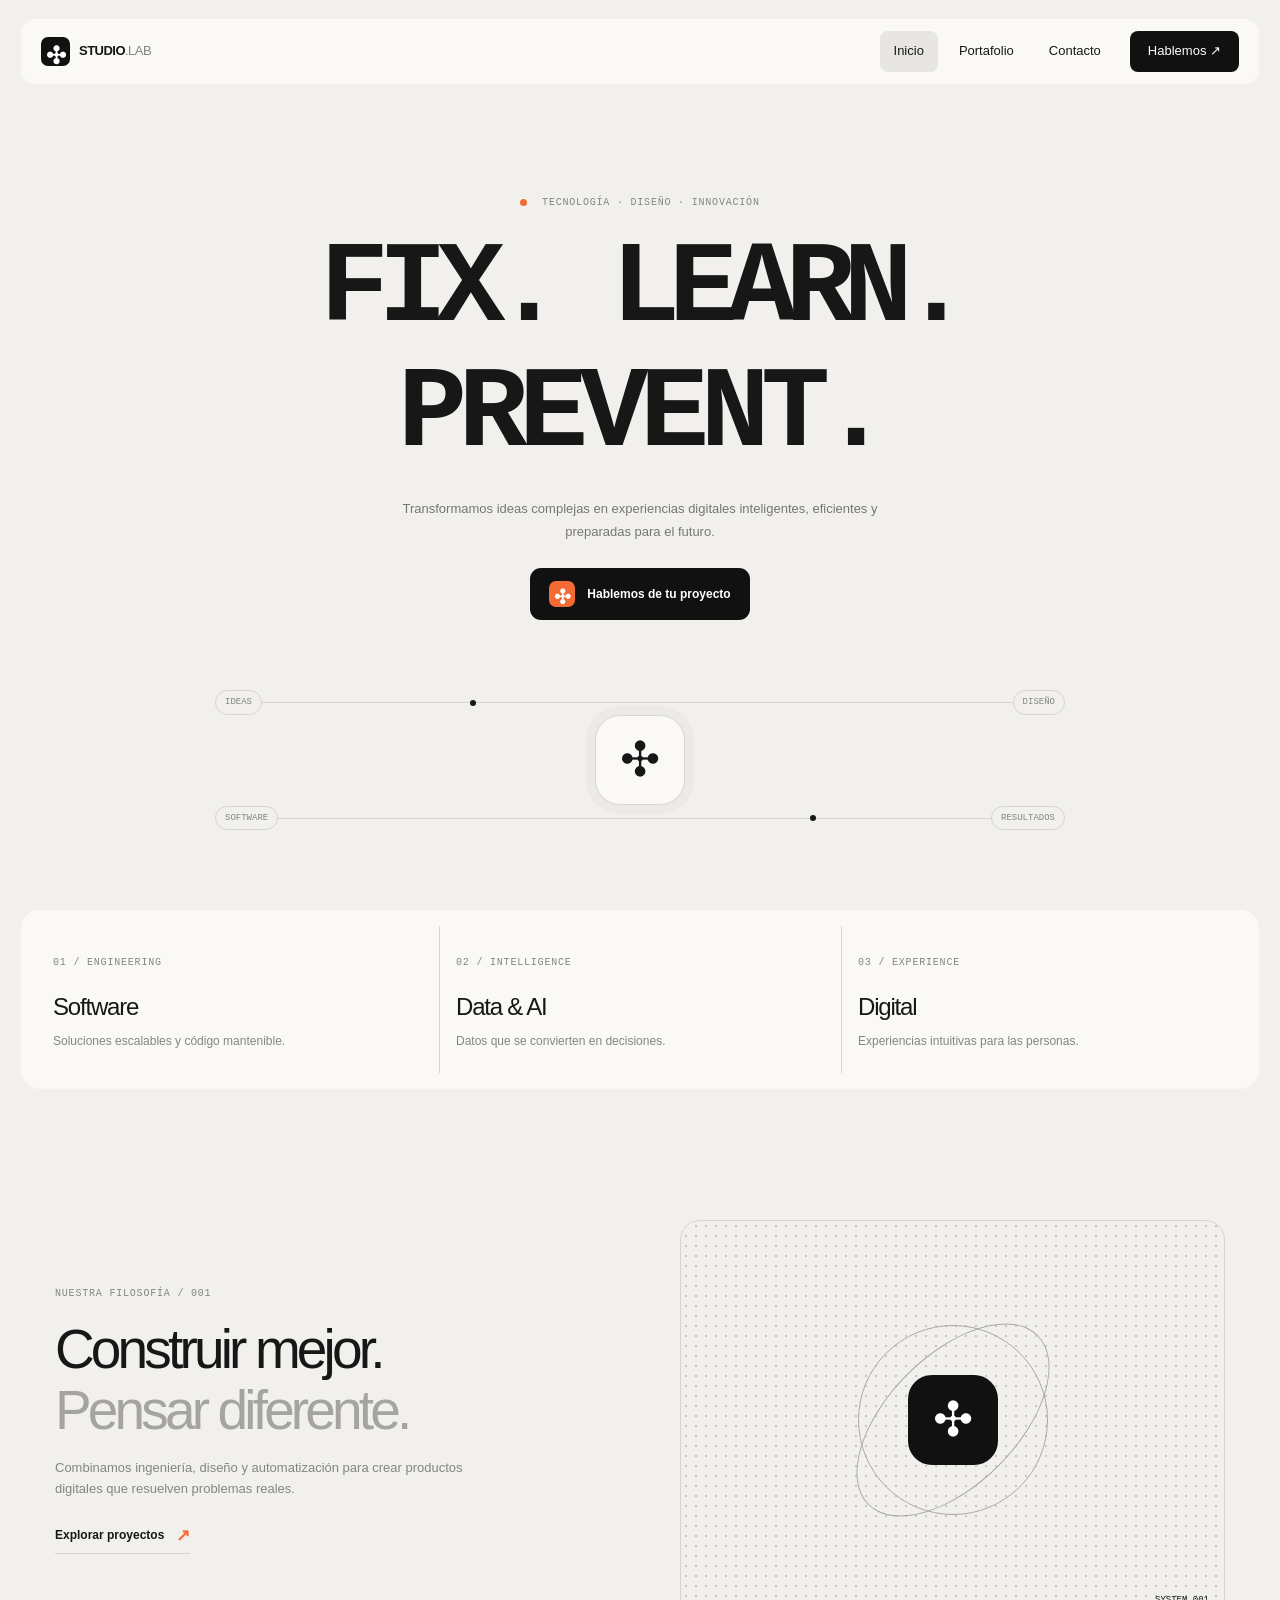
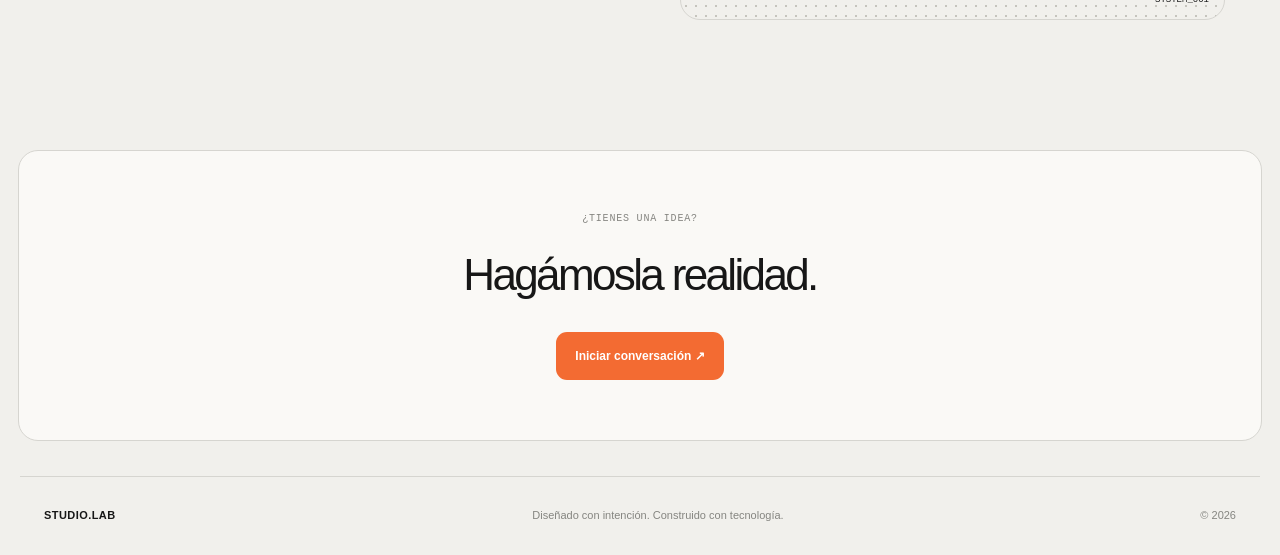
<file: index.html>
<!DOCTYPE html>
<html lang="es">
<head>
  <meta charset="UTF-8">
  <meta name="viewport" content="width=device-width, initial-scale=1.0">
  <meta name="description" content="Estudio digital de tecnología, software e innovación.">
  <title>Inicio | Studio Digital</title>
  <link rel="stylesheet" href="style.css">
  <script src="script.js" defer></script>
</head>
<body class="home-page">

  <header class="site-header">
    <a href="index.html" class="brand" aria-label="Ir al inicio">
      <span class="brand-symbol">✣</span>
      <span>STUDIO<span class="brand-light">.LAB</span></span>
    </a>

    <button class="menu-toggle" aria-label="Abrir menú"
      aria-expanded="false" aria-controls="main-nav">
      <span></span><span></span><span></span>
    </button>

    <nav class="main-nav" id="main-nav">
      <a href="index.html" aria-current="page">Inicio</a>
      <a href="portafolio.html">Portafolio</a>
      <a href="contacto.html">Contacto</a>
      <a href="contacto.html" class="nav-cta">Hablemos ↗</a>
    </nav>
  </header>

  <main>
    <section class="hero">
      <p class="eyebrow"><span class="status-dot"></span>
        TECNOLOGÍA · DISEÑO · INNOVACIÓN
      </p>

      <h1 class="pixel-heading">
        FIX. LEARN.<br>
        <span>PREVENT.</span>
      </h1>

      <p class="hero-description">
        Transformamos ideas complejas en experiencias digitales
        inteligentes, eficientes y preparadas para el futuro.
      </p>

      <a href="contacto.html" class="button button-dark">
        <span class="button-icon">✣</span>
        Hablemos de tu proyecto
      </a>

      <div class="network-visual" aria-label="Conexión entre diseño, código e innovación">
        <div class="network-line network-top">
          <span>IDEAS</span><i></i><span>DISEÑO</span>
        </div>
        <div class="network-center">
          <span>✣</span>
        </div>
        <div class="network-line network-bottom">
          <span>SOFTWARE</span><i></i><span>RESULTADOS</span>
        </div>
      </div>
    </section>

    <section class="metrics-strip" aria-label="Áreas de trabajo">
      <article class="metric-item">
        <span class="metric-label">01 / ENGINEERING</span>
        <h2>Software</h2>
        <p>Soluciones escalables y código mantenible.</p>
      </article>

      <article class="metric-item">
        <span class="metric-label">02 / INTELLIGENCE</span>
        <h2>Data & AI</h2>
        <p>Datos que se convierten en decisiones.</p>
      </article>

      <article class="metric-item">
        <span class="metric-label">03 / EXPERIENCE</span>
        <h2>Digital</h2>
        <p>Experiencias intuitivas para las personas.</p>
      </article>
    </section>

    <section class="editorial-section">
      <div class="editorial-copy">
        <p class="eyebrow">NUESTRA FILOSOFÍA / 001</p>
        <h2>Construir mejor.<br>
          <span class="text-muted">Pensar diferente.</span>
        </h2>
        <p>
          Combinamos ingeniería, diseño y automatización para crear
          productos digitales que resuelven problemas reales.
        </p>
        <a href="portafolio.html" class="text-link">
          Explorar proyectos <span>↗</span>
        </a>
      </div>

      <div class="abstract-art" aria-hidden="true">
        <div class="art-orbit orbit-one"></div>
        <div class="art-orbit orbit-two"></div>
        <div class="art-core">✣</div>
        <span class="art-label">SYSTEM_001</span>
      </div>
    </section>

    <section class="home-cta">
      <p class="eyebrow">¿TIENES UNA IDEA?</p>
      <h2>Hagámosla realidad.</h2>
      <a href="contacto.html" class="button button-orange">
        Iniciar conversación ↗
      </a>
    </section>
  </main>

  <footer class="site-footer">
    <a href="index.html" class="footer-brand">STUDIO.LAB</a>
    <p>Diseñado con intención. Construido con tecnología.</p>
    <span>© <span class="current-year">2026</span></span>
  </footer>

</body>
</html>
</file>
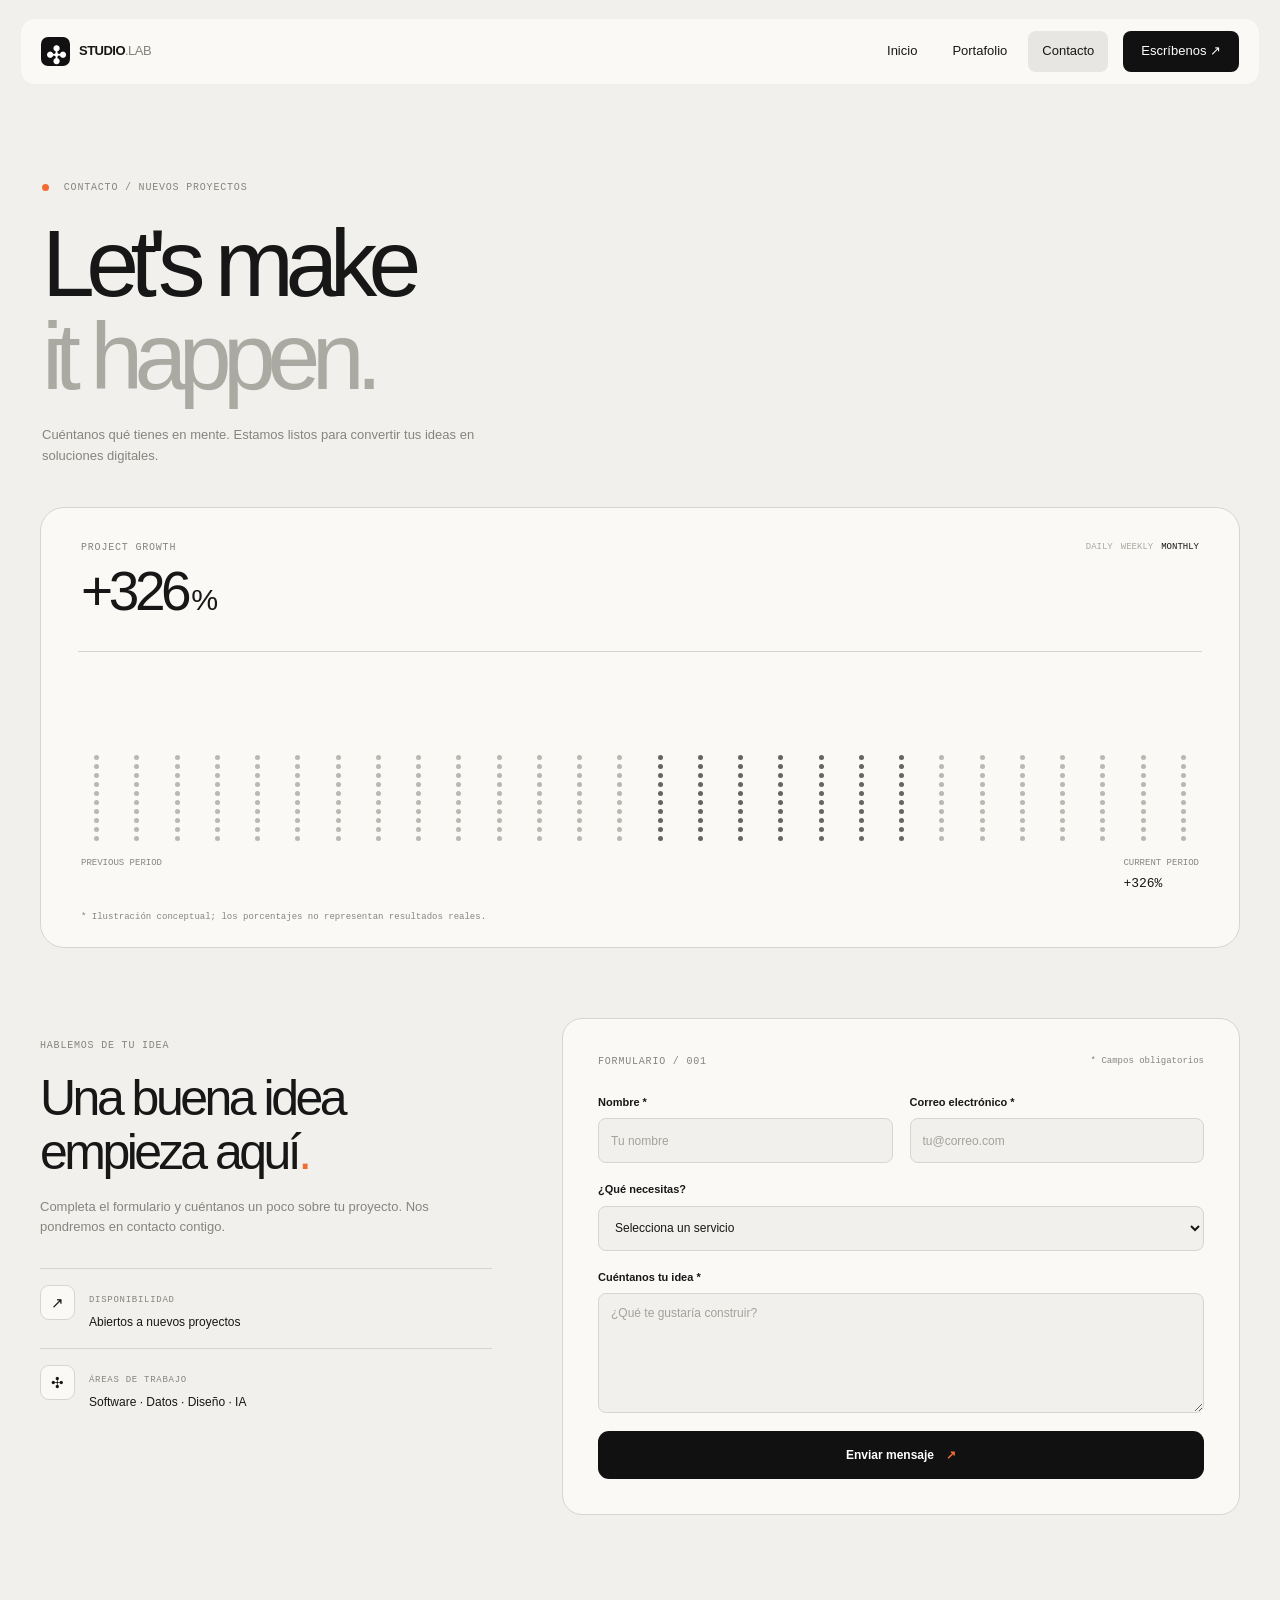
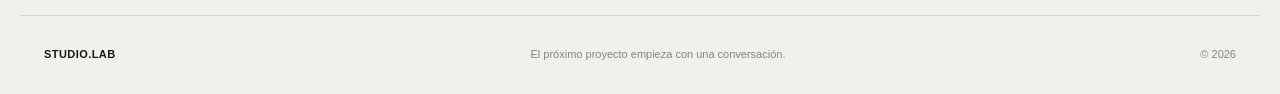
<file: contacto.html>
<!DOCTYPE html>
<html lang="es">
<head>
  <meta charset="UTF-8">
  <meta name="viewport" content="width=device-width, initial-scale=1.0">
  <meta name="description" content="Contacta con nuestro equipo para desarrollar tu próximo proyecto digital.">
  <title>Contacto | Studio Digital</title>
  <link rel="stylesheet" href="style.css">
  <script src="script.js" defer></script>
</head>
<body class="contact-page">

  <header class="site-header">
    <a href="index.html" class="brand" aria-label="Ir al inicio">
      <span class="brand-symbol">✣</span>
      <span>STUDIO<span class="brand-light">.LAB</span></span>
    </a>

    <button class="menu-toggle" aria-label="Abrir menú"
      aria-expanded="false" aria-controls="main-nav">
      <span></span><span></span><span></span>
    </button>

    <nav class="main-nav" id="main-nav">
      <a href="index.html">Inicio</a>
      <a href="portafolio.html">Portafolio</a>
      <a href="contacto.html" aria-current="page">Contacto</a>
      <a href="contacto.html#contact-form" class="nav-cta">Escríbenos ↗</a>
    </nav>
  </header>

  <main class="contact-main">

    <section class="contact-intro">
      <p class="eyebrow"><span class="status-dot"></span>
        CONTACTO / NUEVOS PROYECTOS
      </p>
      <h1>Let's make<br><span>it happen.</span></h1>
      <p>
        Cuéntanos qué tienes en mente. Estamos listos para convertir
        tus ideas en soluciones digitales.
      </p>
    </section>

    <section class="revenue-panel" aria-label="Visualización ilustrativa de crecimiento">
      <div class="revenue-header">
        <div>
          <p class="eyebrow">PROJECT GROWTH</p>
          <p class="revenue-value">+326<span>%</span></p>
        </div>
        <div class="revenue-periods" aria-label="Periodo de visualización">
          <span>DAILY</span>
          <span>WEEKLY</span>
          <span class="selected">MONTHLY</span>
        </div>
      </div>

      <div class="dot-chart" aria-hidden="true">
        <div class="dot-column" style="--height: 3"></div>
        <div class="dot-column" style="--height: 5"></div>
        <div class="dot-column" style="--height: 8"></div>
        <div class="dot-column" style="--height: 4"></div>
        <div class="dot-column" style="--height: 6"></div>
        <div class="dot-column" style="--height: 3"></div>
        <div class="dot-column" style="--height: 2"></div>
        <div class="dot-column" style="--height: 4"></div>
        <div class="dot-column" style="--height: 3"></div>
        <div class="dot-column" style="--height: 5"></div>
        <div class="dot-column" style="--height: 4"></div>
        <div class="dot-column" style="--height: 2"></div>
        <div class="dot-column" style="--height: 3"></div>
        <div class="dot-column" style="--height: 5"></div>
        <div class="dot-column" style="--height: 8"></div>
        <div class="dot-column" style="--height: 11"></div>
        <div class="dot-column" style="--height: 7"></div>
        <div class="dot-column" style="--height: 9"></div>
        <div class="dot-column" style="--height: 5"></div>
        <div class="dot-column" style="--height: 4"></div>
        <div class="dot-column" style="--height: 6"></div>
        <div class="dot-column" style="--height: 3"></div>
        <div class="dot-column" style="--height: 2"></div>
        <div class="dot-column" style="--height: 5"></div>
        <div class="dot-column" style="--height: 4"></div>
        <div class="dot-column" style="--height: 7"></div>
        <div class="dot-column" style="--height: 3"></div>
        <div class="dot-column" style="--height: 2"></div>
      </div>

      <div class="chart-footer">
        <span>PREVIOUS PERIOD</span>
        <span>CURRENT PERIOD <strong>+326%</strong></span>
      </div>
      <p class="chart-note">
        * Ilustración conceptual; los porcentajes no representan resultados reales.
      </p>
    </section>

    <section class="contact-content" id="contact-form">

      <div class="contact-details">
        <p class="eyebrow">HABLEMOS DE TU IDEA</p>
        <h2>Una buena idea<br>empieza aquí<span>.</span></h2>
        <p>
          Completa el formulario y cuéntanos un poco sobre tu proyecto.
          Nos pondremos en contacto contigo.
        </p>

        <div class="contact-detail">
          <span class="detail-icon">↗</span>
          <div>
            <span class="detail-label">DISPONIBILIDAD</span>
            <p>Abiertos a nuevos proyectos</p>
          </div>
        </div>

        <div class="contact-detail">
          <span class="detail-icon">✣</span>
          <div>
            <span class="detail-label">ÁREAS DE TRABAJO</span>
            <p>Software · Datos · Diseño · IA</p>
          </div>
        </div>
      </div>

      <form class="contact-form" id="contact-form-element">
        <div class="form-heading">
          <span class="eyebrow">FORMULARIO / 001</span>
          <span class="form-required">* Campos obligatorios</span>
        </div>

        <div class="form-row">
          <div class="form-field">
            <label for="name">Nombre *</label>
            <input type="text" id="name" name="name"
              placeholder="Tu nombre" autocomplete="name" required>
          </div>

          <div class="form-field">
            <label for="email">Correo electrónico *</label>
            <input type="email" id="email" name="email"
              placeholder="tu@correo.com" autocomplete="email" required>
          </div>
        </div>

        <div class="form-field">
          <label for="service">¿Qué necesitas?</label>
          <select id="service" name="service">
            <option value="">Selecciona un servicio</option>
            <option value="software">Desarrollo de software</option>
            <option value="data">Datos e inteligencia artificial</option>
            <option value="design">Diseño web y experiencia de usuario</option>
            <option value="automation">Automatización</option>
            <option value="other">Otro proyecto</option>
          </select>
        </div>

        <div class="form-field">
          <label for="message">Cuéntanos tu idea *</label>
          <textarea id="message" name="message" rows="5"
            placeholder="¿Qué te gustaría construir?" required></textarea>
        </div>

        <button type="submit" class="button button-dark form-submit">
          Enviar mensaje <span>↗</span>
        </button>

        <p class="form-feedback" id="form-feedback"
          role="status" aria-live="polite"></p>
      </form>

    </section>

  </main>

  <footer class="site-footer">
    <a href="index.html" class="footer-brand">STUDIO.LAB</a>
    <p>El próximo proyecto empieza con una conversación.</p>
    <span>© <span class="current-year">2026</span></span>
  </footer>

</body>
</html>
</file>
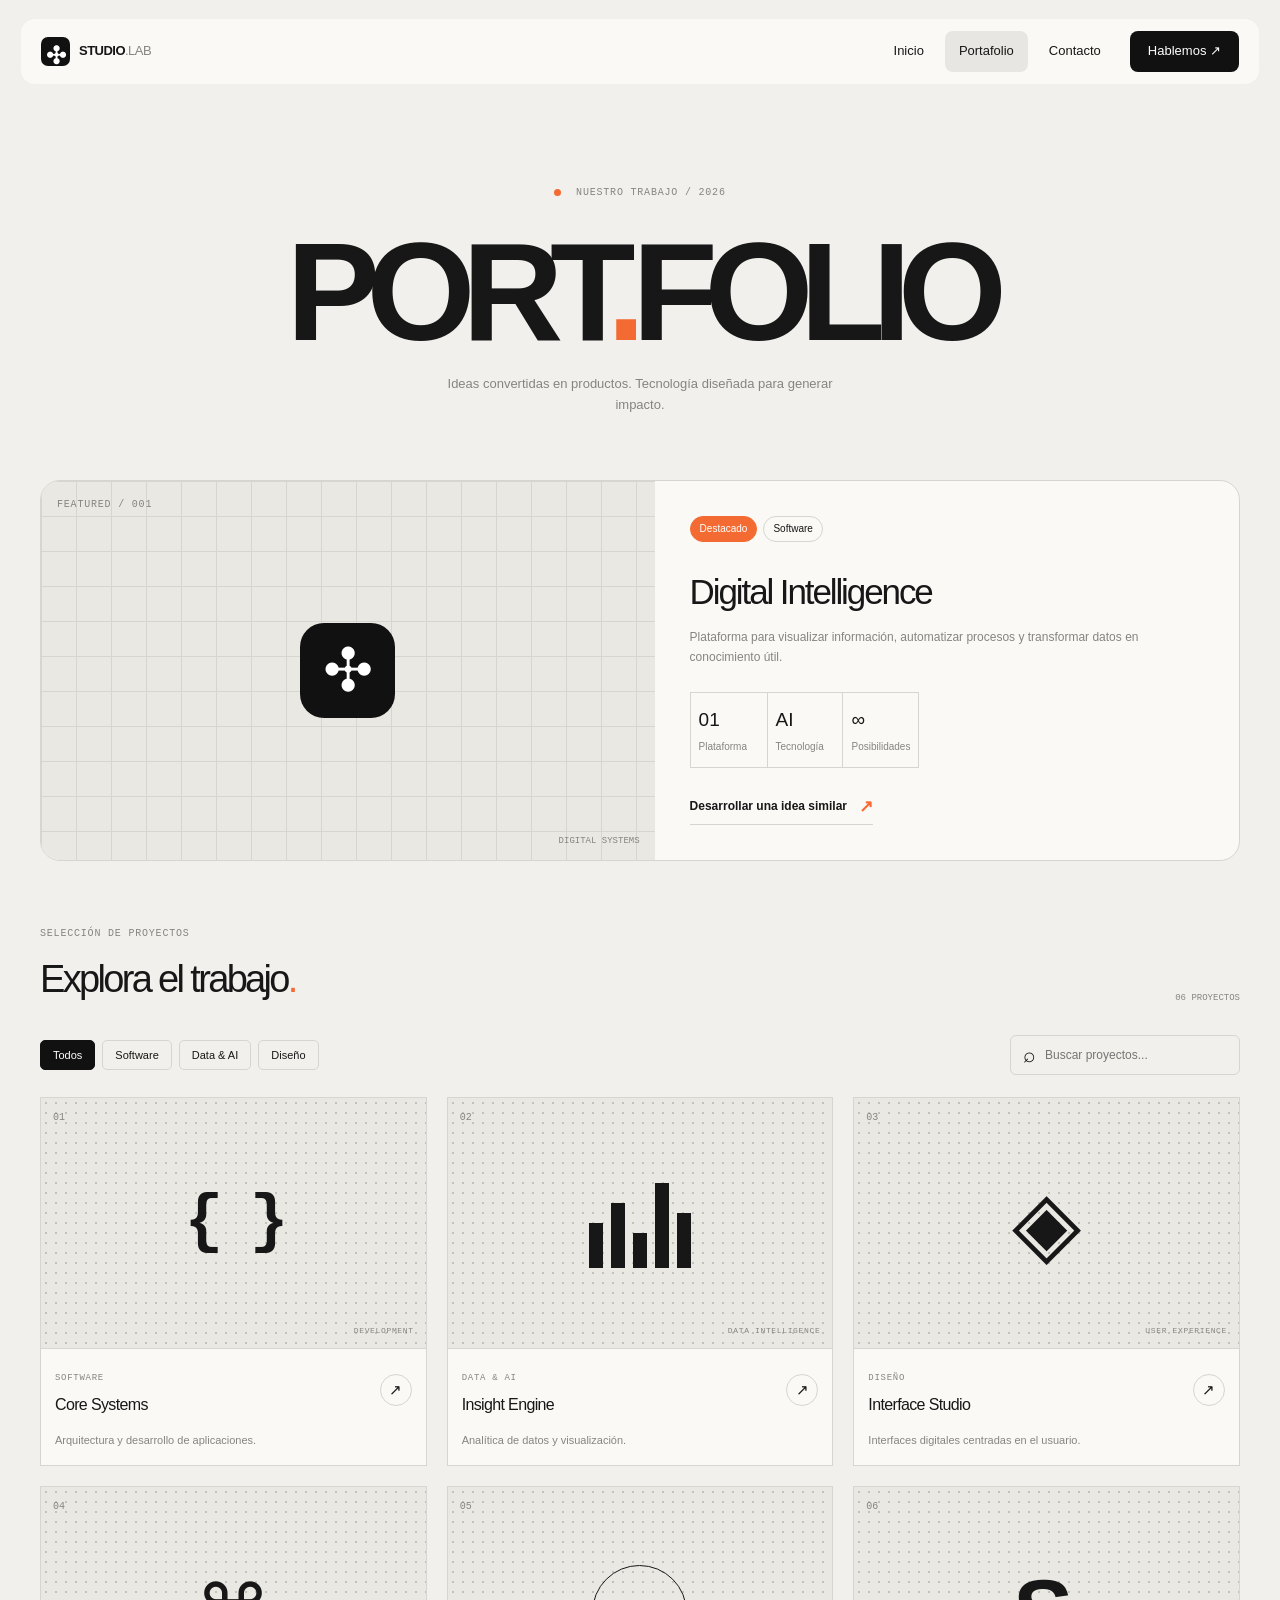
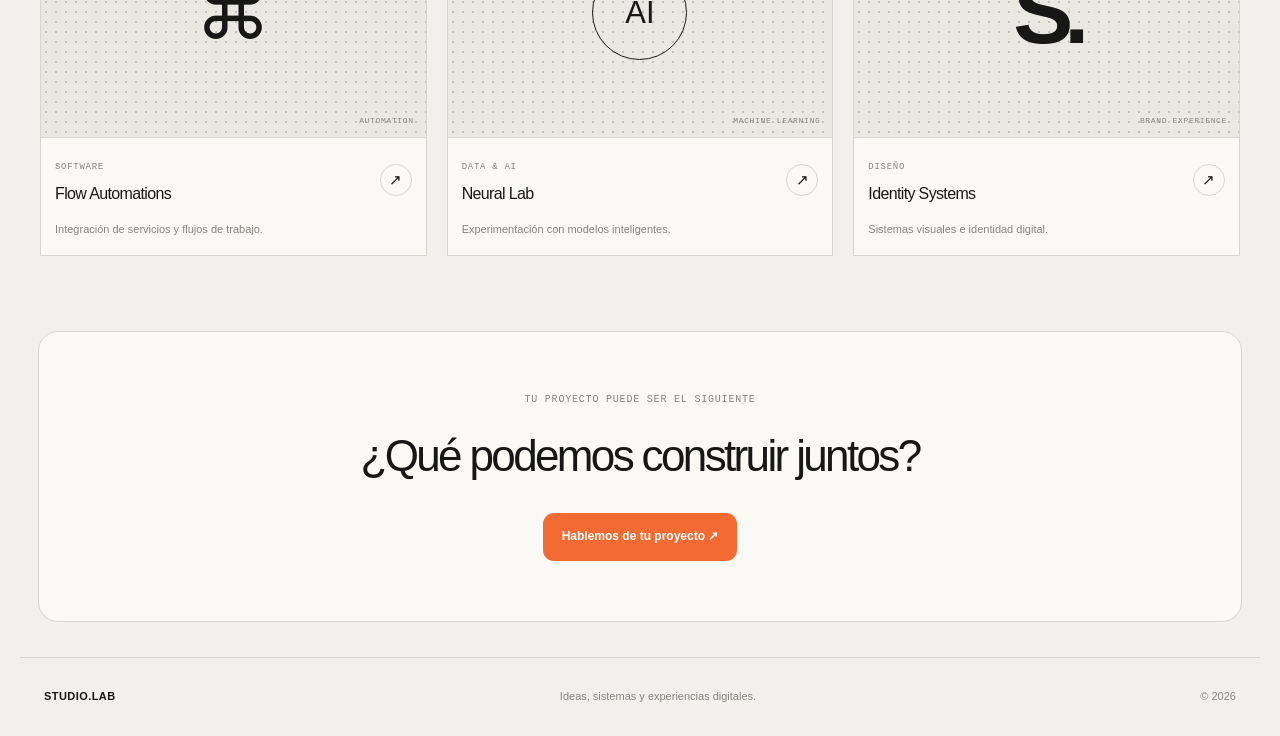
<file: portafolio.html>
<!DOCTYPE html>
<html lang="es">
<head>
  <meta charset="UTF-8">
  <meta name="viewport" content="width=device-width, initial-scale=1.0">
  <meta name="description" content="Explora nuestros proyectos de software, inteligencia artificial y diseño digital.">
  <title>Portafolio | Studio Digital</title>
  <link rel="stylesheet" href="style.css">
  <script src="script.js" defer></script>
</head>
<body class="portfolio-page">

  <header class="site-header">
    <a href="index.html" class="brand" aria-label="Ir al inicio">
      <span class="brand-symbol">✣</span>
      <span>STUDIO<span class="brand-light">.LAB</span></span>
    </a>

    <button class="menu-toggle" aria-label="Abrir menú"
      aria-expanded="false" aria-controls="main-nav">
      <span></span><span></span><span></span>
    </button>

    <nav class="main-nav" id="main-nav">
      <a href="index.html">Inicio</a>
      <a href="portafolio.html" aria-current="page">Portafolio</a>
      <a href="contacto.html">Contacto</a>
      <a href="contacto.html" class="nav-cta">Hablemos ↗</a>
    </nav>
  </header>

  <main class="portfolio-main">

    <section class="portfolio-intro">
      <p class="eyebrow"><span class="status-dot"></span>
        NUESTRO TRABAJO / 2026
      </p>
      <h1 class="portfolio-title">PORT<span>.</span>FOLIO</h1>
      <p class="portfolio-description">
        Ideas convertidas en productos. Tecnología diseñada
        para generar impacto.
      </p>
    </section>

    <section class="featured-project">
      <div class="featured-visual">
        <span class="project-index">FEATURED / 001</span>
        <div class="featured-mark">✣</div>
        <span class="featured-caption">DIGITAL SYSTEMS</span>
      </div>

      <div class="featured-info">
        <div class="project-tags">
          <span>Destacado</span>
          <span>Software</span>
        </div>
        <h2>Digital Intelligence</h2>
        <p>
          Plataforma para visualizar información, automatizar procesos
          y transformar datos en conocimiento útil.
        </p>

        <div class="featured-stats">
          <div>
            <strong>01</strong>
            <span>Plataforma</span>
          </div>
          <div>
            <strong>AI</strong>
            <span>Tecnología</span>
          </div>
          <div>
            <strong>∞</strong>
            <span>Posibilidades</span>
          </div>
        </div>

        <a href="contacto.html" class="text-link">
          Desarrollar una idea similar <span>↗</span>
        </a>
      </div>
    </section>

    <section class="projects-section">
      <div class="section-heading">
        <div>
          <p class="eyebrow">SELECCIÓN DE PROYECTOS</p>
          <h2>Explora el trabajo<span>.</span></h2>
        </div>
        <span class="project-count" id="project-count">06 PROYECTOS</span>
      </div>

      <div class="portfolio-toolbar">
        <div class="filter-list" role="group" aria-label="Filtrar proyectos">
          <button class="filter-button active" data-filter="all"
            aria-pressed="true">Todos</button>
          <button class="filter-button" data-filter="software"
            aria-pressed="false">Software</button>
          <button class="filter-button" data-filter="data"
            aria-pressed="false">Data & AI</button>
          <button class="filter-button" data-filter="design"
            aria-pressed="false">Diseño</button>
        </div>

        <label class="search-box">
          <span aria-hidden="true">⌕</span>
          <input type="search" id="project-search"
            placeholder="Buscar proyectos..."
            aria-label="Buscar proyectos">
        </label>
      </div>

      <div class="project-grid" id="project-grid">

        <article class="project-card" data-category="software">
          <div class="project-art art-software">
            <span class="card-number">01</span>
            <span class="card-symbol">{ }</span>
            <span class="art-caption">DEVELOPMENT</span>
          </div>
          <div class="project-card-info">
            <div><span class="project-category">SOFTWARE</span>
              <h3>Core Systems</h3></div>
            <span class="project-arrow">↗</span>
          </div>
          <p class="project-summary">Arquitectura y desarrollo de aplicaciones.</p>
        </article>

        <article class="project-card" data-category="data">
          <div class="project-art art-data">
            <span class="card-number">02</span>
            <div class="data-bars"><i></i><i></i><i></i><i></i><i></i></div>
            <span class="art-caption">DATA INTELLIGENCE</span>
          </div>
          <div class="project-card-info">
            <div><span class="project-category">DATA & AI</span>
              <h3>Insight Engine</h3></div>
            <span class="project-arrow">↗</span>
          </div>
          <p class="project-summary">Analítica de datos y visualización.</p>
        </article>

        <article class="project-card" data-category="design">
          <div class="project-art art-design">
            <span class="card-number">03</span>
            <div class="design-shape">◈</div>
            <span class="art-caption">USER EXPERIENCE</span>
          </div>
          <div class="project-card-info">
            <div><span class="project-category">DISEÑO</span>
              <h3>Interface Studio</h3></div>
            <span class="project-arrow">↗</span>
          </div>
          <p class="project-summary">Interfaces digitales centradas en el usuario.</p>
        </article>

        <article class="project-card" data-category="software">
          <div class="project-art art-automation">
            <span class="card-number">04</span>
            <div class="automation-symbol">⌘</div>
            <span class="art-caption">AUTOMATION</span>
          </div>
          <div class="project-card-info">
            <div><span class="project-category">SOFTWARE</span>
              <h3>Flow Automations</h3></div>
            <span class="project-arrow">↗</span>
          </div>
          <p class="project-summary">Integración de servicios y flujos de trabajo.</p>
        </article>

        <article class="project-card" data-category="data">
          <div class="project-art art-neural">
            <span class="card-number">05</span>
            <div class="neural-symbol">AI</div>
            <span class="art-caption">MACHINE LEARNING</span>
          </div>
          <div class="project-card-info">
            <div><span class="project-category">DATA & AI</span>
              <h3>Neural Lab</h3></div>
            <span class="project-arrow">↗</span>
          </div>
          <p class="project-summary">Experimentación con modelos inteligentes.</p>
        </article>

        <article class="project-card" data-category="design">
          <div class="project-art art-brand">
            <span class="card-number">06</span>
            <div class="brand-symbol-large">S.</div>
            <span class="art-caption">BRAND EXPERIENCE</span>
          </div>
          <div class="project-card-info">
            <div><span class="project-category">DISEÑO</span>
              <h3>Identity Systems</h3></div>
            <span class="project-arrow">↗</span>
          </div>
          <p class="project-summary">Sistemas visuales e identidad digital.</p>
        </article>

      </div>

      <p class="empty-results" id="empty-results" hidden>
        No se encontraron proyectos con esos criterios.
      </p>
    </section>

    <section class="portfolio-cta">
      <p class="eyebrow">TU PROYECTO PUEDE SER EL SIGUIENTE</p>
      <h2>¿Qué podemos construir juntos?</h2>
      <a href="contacto.html" class="button button-orange">
        Hablemos de tu proyecto ↗
      </a>
    </section>

  </main>

  <footer class="site-footer">
    <a href="index.html" class="footer-brand">STUDIO.LAB</a>
    <p>Ideas, sistemas y experiencias digitales.</p>
    <span>© <span class="current-year">2026</span></span>
  </footer>

</body>
</html>
</file>
<file: style.css>
/* =========================================================
   1. VARIABLES GLOBALES, RESET Y TIPOGRAFÍA
   ========================================================= */

:root {
  --bg: #f1f0ec;
  --surface: #faf9f6;
  --surface-alt: #e7e6e2;
  --text: #171717;
  --muted: #858580;
  --line: #d6d5d0;
  --accent: #f36b32;
  --dark: #111111;
  --radius: 20px;
  --max-width: 1240px;
}

* {
  box-sizing: border-box;
  margin: 0;
  padding: 0;
}

html {
  scroll-behavior: smooth;
  scroll-padding-top: 90px;
}

body {
  min-width: 320px;
  background: var(--bg);
  color: var(--text);
  font-family: Arial, Helvetica, sans-serif;
  font-size: 15px;
  line-height: 1.6;
  -webkit-font-smoothing: antialiased;
}

body, button, input, textarea, select {
  font-family: Arial, Helvetica, sans-serif;
}

a {
  color: inherit;
  text-decoration: none;
}

button, input, textarea, select {
  font-size: inherit;
}

button, a, input, textarea, select {
  -webkit-tap-highlight-color: transparent;
}

button:focus-visible,
a:focus-visible,
input:focus-visible,
textarea:focus-visible,
select:focus-visible {
  outline: 2px solid var(--accent);
  outline-offset: 4px;
}

button {
  color: inherit;
}

img, svg {
  max-width: 100%;
}

::selection {
  background: var(--accent);
  color: white;
}

.eyebrow,
.metric-label,
.project-category,
.art-caption,
.detail-label,
.project-index,
.form-required,
.chart-note {
  font-family: "Courier New", monospace;
  font-size: 10px;
  letter-spacing: 0.08em;
}

.eyebrow {
  color: var(--muted);
  line-height: 1.5;
}

.text-muted {
  color: #a5a49e;
}

.status-dot {
  display: inline-block;
  width: 7px;
  height: 7px;
  margin-right: 8px;
  border-radius: 50%;
  background: var(--accent);
  vertical-align: middle;
}

/* =========================================================
   2. NAVEGACIÓN COMPARTIDA
   ========================================================= */

.site-header {
  position: relative;
  z-index: 20;
  display: flex;
  align-items: center;
  justify-content: space-between;
  gap: 20px;
  width: calc(100% - 24px);
  max-width: var(--max-width);
  margin: 12px auto 0;
  padding: 14px 18px;
  background: rgba(250, 249, 246, 0.94);
  border: 1px solid rgba(0, 0, 0, 0.04);
  border-radius: 15px;
}

.brand {
  display: inline-flex;
  align-items: center;
  gap: 9px;
  font-size: 13px;
  font-weight: 800;
  letter-spacing: -0.04em;
}

.brand-symbol {
  display: grid;
  width: 29px;
  height: 29px;
  place-items: center;
  border-radius: 7px;
  background: var(--dark);
  color: white;
  font-size: 24px;
}

.brand-light {
  font-weight: 400;
  color: var(--muted);
}

.main-nav {
  display: none;
  position: absolute;
  top: calc(100% + 8px);
  left: 0;
  right: 0;
  padding: 18px;
  background: var(--surface);
  border: 1px solid var(--line);
  border-radius: 14px;
  box-shadow: 0 14px 30px rgba(0, 0, 0, 0.06);
  flex-direction: column;
  gap: 6px;
}

.main-nav.is-open {
  display: flex;
}

.main-nav a {
  display: block;
  padding: 10px 12px;
  border-radius: 8px;
  font-size: 13px;
  transition: background 0.2s, color 0.2s;
}

.main-nav a:hover,
.main-nav a[aria-current="page"] {
  background: var(--surface-alt);
}

.main-nav .nav-cta {
  background: var(--dark);
  color: white;
  text-align: center;
}

.main-nav .nav-cta:hover {
  background: var(--accent);
}

.menu-toggle {
  display: flex;
  width: 40px;
  height: 40px;
  padding: 10px;
  background: transparent;
  border: 1px solid var(--line);
  border-radius: 10px;
  flex-direction: column;
  justify-content: center;
  gap: 5px;
  cursor: pointer;
}

.menu-toggle span {
  display: block;
  width: 100%;
  height: 2px;
  background: var(--text);
  transition: transform 0.2s;
}

.menu-toggle[aria-expanded="true"] span:first-child {
  transform: translateY(7px) rotate(45deg);
}

.menu-toggle[aria-expanded="true"] span:nth-child(2) {
  opacity: 0;
}

.menu-toggle[aria-expanded="true"] span:last-child {
  transform: translateY(-7px) rotate(-45deg);
}

/* =========================================================
   3. COMPONENTES COMPARTIDOS
   ========================================================= */

.button {
  display: inline-flex;
  min-height: 48px;
  align-items: center;
  justify-content: center;
  gap: 12px;
  padding: 12px 18px;
  border: 1px solid transparent;
  border-radius: 11px;
  font-size: 12px;
  font-weight: 600;
  cursor: pointer;
  transition: background 0.2s, color 0.2s, transform 0.2s;
}

.button:hover {
  transform: translateY(-2px);
}

.button-dark {
  background: var(--dark);
  color: white;
}

.button-dark:hover {
  background: #333;
}

.button-orange {
  background: var(--accent);
  color: white;
}

.button-orange:hover {
  background: #d95420;
}

.button-icon {
  display: grid;
  width: 26px;
  height: 26px;
  place-items: center;
  background: var(--accent);
  border-radius: 7px;
  font-size: 20px;
}

.text-link {
  display: inline-flex;
  align-items: center;
  gap: 12px;
  padding-bottom: 4px;
  border-bottom: 1px solid var(--line);
  font-size: 12px;
  font-weight: 600;
}

.text-link span {
  color: var(--accent);
  font-size: 17px;
  transition: transform 0.2s;
}

.text-link:hover span {
  transform: translate(3px, -3px);
}

.site-footer {
  display: flex;
  max-width: var(--max-width);
  margin: 0 auto;
  padding: 28px 20px;
  border-top: 1px solid var(--line);
  flex-direction: column;
  align-items: flex-start;
  gap: 8px;
  color: var(--muted);
  font-size: 11px;
}

.footer-brand {
  color: var(--text);
  font-weight: 800;
  letter-spacing: 0.04em;
}

/* =========================================================
   4. PÁGINA HOME
   ========================================================= */

.hero {
  display: flex;
  min-height: 590px;
  padding: 82px 22px 54px;
  align-items: center;
  flex-direction: column;
  text-align: center;
}

.hero > .eyebrow {
  margin-bottom: 24px;
}

.pixel-heading {
  font-family: "Courier New", monospace;
  font-size: clamp(37px, 9vw, 94px);
  font-weight: 900;
  line-height: 0.98;
  letter-spacing: -0.095em;
  overflow-wrap: anywhere;
}

.pixel-heading span {
  display: inline-block;
  margin-top: 12px;
  letter-spacing: -0.075em;
}

.hero-description {
  max-width: 490px;
  margin: 25px auto;
  color: #777670;
  font-size: 13px;
  line-height: 1.8;
}

.network-visual {
  position: relative;
  display: flex;
  width: 100%;
  max-width: 800px;
  min-height: 155px;
  margin-top: 35px;
  align-items: center;
  justify-content: center;
}

.network-center {
  display: grid;
  width: 90px;
  height: 90px;
  place-items: center;
  background: var(--surface);
  border: 1px solid var(--line);
  border-radius: 25px;
  box-shadow: 0 0 0 9px rgba(0, 0, 0, 0.025);
  font-size: 48px;
}

.network-line {
  position: absolute;
  left: 0;
  right: 0;
  display: flex;
  justify-content: space-between;
  align-items: center;
  color: var(--muted);
  font-family: "Courier New", monospace;
  font-size: 9px;
}

.network-line::before {
  position: absolute;
  left: 0;
  right: 0;
  z-index: -1;
  height: 1px;
  background: var(--line);
  content: "";
}

.network-line span {
  padding: 4px 9px;
  background: var(--bg);
  border: 1px solid var(--line);
  border-radius: 20px;
}

.network-line i {
  position: absolute;
  left: 30%;
  width: 6px;
  height: 6px;
  border-radius: 50%;
  background: var(--text);
}

.network-top {
  top: 25px;
}

.network-bottom {
  bottom: 25px;
}

.network-bottom i {
  left: 70%;
}

.metrics-strip {
  display: grid;
  grid-template-columns: 1fr;
  gap: 0;
  margin: 0 8px;
  padding: 12px;
  background: var(--surface);
  border: 1px solid rgba(0, 0, 0, 0.03);
  border-radius: var(--radius);
}

.metric-item {
  padding: 22px 14px;
}

.metric-item + .metric-item {
  border-top: 1px solid var(--line);
}

.metric-label {
  color: var(--muted);
}

.metric-item h2 {
  margin: 16px 0 5px;
  font-size: 24px;
  font-weight: 500;
  letter-spacing: -0.05em;
}

.metric-item p {
  color: var(--muted);
  font-size: 12px;
}

.editorial-section {
  display: grid;
  grid-template-columns: 1fr;
  gap: 36px;
  max-width: var(--max-width);
  margin: 0 auto;
  padding: 90px 24px;
  align-items: center;
}

.editorial-copy h2 {
  margin: 18px 0;
  font-size: clamp(34px, 7vw, 55px);
  font-weight: 400;
  line-height: 1.1;
  letter-spacing: -0.07em;
}

.editorial-copy > p:not(.eyebrow) {
  max-width: 410px;
  margin-bottom: 22px;
  color: var(--muted);
  font-size: 13px;
}

.abstract-art {
  position: relative;
  display: grid;
  min-height: 280px;
  place-items: center;
  overflow: hidden;
  background-image: radial-gradient(#c5c4bd 0.8px, transparent 0.8px);
  background-size: 10px 10px;
  border: 1px solid var(--line);
  border-radius: var(--radius);
}

.art-orbit {
  position: absolute;
  width: 190px;
  height: 190px;
  border: 1px solid #aaa9a1;
  border-radius: 50%;
}

.orbit-two {
  width: 130px;
  height: 240px;
  transform: rotate(45deg);
}

.art-core {
  display: grid;
  width: 90px;
  height: 90px;
  place-items: center;
  background: var(--dark);
  border-radius: 24px;
  color: white;
  font-size: 48px;
}

.art-label {
  position: absolute;
  right: 15px;
  bottom: 12px;
  font-family: "Courier New", monospace;
  font-size: 9px;
}

.home-cta,
.portfolio-cta {
  margin: 0 8px 35px;
  padding: 46px 22px;
  background: var(--surface);
  border: 1px solid var(--line);
  border-radius: var(--radius);
  text-align: center;
}

.home-cta h2,
.portfolio-cta h2 {
  margin: 14px 0 22px;
  font-size: clamp(27px, 5vw, 44px);
  font-weight: 400;
  letter-spacing: -0.06em;
}

/* =========================================================
   5. PÁGINA PORTAFOLIO
   ========================================================= */

.portfolio-main,
.contact-main {
  width: 100%;
  max-width: var(--max-width);
  margin: 0 auto;
}

.portfolio-intro {
  padding: 68px 22px 45px;
  text-align: center;
}

.portfolio-title {
  margin: 22px 0 12px;
  font-size: clamp(42px, 11vw, 110px);
  font-weight: 900;
  line-height: 1;
  letter-spacing: -0.095em;
  overflow-wrap: anywhere;
}

.portfolio-title > span,
.section-heading h2 > span,
.contact-details h2 > span {
  color: var(--accent);
}

.portfolio-description {
  max-width: 430px;
  margin: 0 auto;
  color: var(--muted);
  font-size: 13px;
}

.featured-project {
  display: grid;
  grid-template-columns: 1fr;
  margin: 0 12px 65px;
  overflow: hidden;
  background: var(--surface);
  border: 1px solid var(--line);
  border-radius: var(--radius);
}

.featured-visual {
  position: relative;
  display: grid;
  min-height: 235px;
  place-items: center;
  overflow: hidden;
  background-image: linear-gradient(var(--line) 1px, transparent 1px),
    linear-gradient(90deg, var(--line) 1px, transparent 1px);
  background-size: 35px 35px;
  background-color: #e9e8e3;
}

.featured-mark {
  display: grid;
  width: 95px;
  height: 95px;
  place-items: center;
  background: var(--dark);
  border-radius: 24px;
  color: white;
  font-size: 60px;
}

.project-index,
.featured-caption {
  position: absolute;
  color: var(--muted);
}

.project-index {
  top: 16px;
  left: 16px;
}

.featured-caption {
  right: 15px;
  bottom: 12px;
  font-family: "Courier New", monospace;
  font-size: 9px;
}

.featured-info {
  padding: 25px 20px;
}

.project-tags {
  display: flex;
  flex-wrap: wrap;
  gap: 6px;
}

.project-tags span {
  padding: 4px 9px;
  border: 1px solid var(--line);
  border-radius: 20px;
  font-size: 10px;
}

.project-tags span:first-child {
  background: var(--accent);
  border-color: var(--accent);
  color: white;
}

.featured-info h2 {
  margin: 22px 0 8px;
  font-size: 29px;
  font-weight: 500;
  letter-spacing: -0.06em;
}

.featured-info > p {
  max-width: 470px;
  color: var(--muted);
  font-size: 12px;
}

.featured-stats {
  display: grid;
  grid-template-columns: repeat(3, minmax(0, 1fr));
  margin: 25px 0;
  border: 1px solid var(--line);
}

.featured-stats > div {
  display: flex;
  min-width: 0;
  padding: 12px 8px;
  flex-direction: column;
  gap: 4px;
}

.featured-stats > div + div {
  border-left: 1px solid var(--line);
}

.featured-stats strong {
  font-size: 19px;
  font-weight: 500;
}

.featured-stats span {
  color: var(--muted);
  font-size: 10px;
}

.projects-section {
  padding: 0 12px 65px;
}

.section-heading {
  display: flex;
  margin-bottom: 25px;
  align-items: flex-end;
  justify-content: space-between;
  gap: 12px;
}

.section-heading h2 {
  margin-top: 8px;
  font-size: clamp(26px, 5vw, 38px);
  font-weight: 400;
  letter-spacing: -0.07em;
}

.project-count {
  padding-bottom: 5px;
  color: var(--muted);
  font-family: "Courier New", monospace;
  font-size: 9px;
  white-space: nowrap;
}

.portfolio-toolbar {
  display: flex;
  margin-bottom: 22px;
  flex-direction: column;
  gap: 14px;
}

.filter-list {
  display: flex;
  flex-wrap: wrap;
  gap: 7px;
}

.filter-button {
  padding: 8px 12px;
  background: transparent;
  border: 1px solid var(--line);
  border-radius: 5px;
  font-size: 11px;
  cursor: pointer;
  transition: background 0.2s, color 0.2s;
}

.filter-button.active,
.filter-button:hover {
  background: var(--dark);
  border-color: var(--dark);
  color: white;
}

.search-box {
  display: flex;
  min-height: 40px;
  align-items: center;
  gap: 9px;
  padding: 0 12px;
  border: 1px solid var(--line);
  border-radius: 6px;
}

.search-box > span {
  font-size: 21px;
}

.search-box input {
  width: 100%;
  min-width: 0;
  background: transparent;
  border: 0;
  outline: none;
  font-size: 12px;
}

.project-grid {
  display: grid;
  grid-template-columns: 1fr;
  gap: 14px;
}

.project-card {
  min-width: 0;
  overflow: hidden;
  background: var(--surface);
  border: 1px solid var(--line);
  transition: transform 0.2s, box-shadow 0.2s;
}

.project-card:hover {
  transform: translateY(-3px);
  box-shadow: 0 10px 22px rgba(0, 0, 0, 0.04);
}

.project-art {
  position: relative;
  display: grid;
  min-height: 205px;
  place-items: center;
  overflow: hidden;
  background-color: #e9e8e3;
  background-image: radial-gradient(#c2c1bb 0.8px, transparent 0.8px);
  background-size: 10px 10px;
}

.card-number {
  position: absolute;
  top: 12px;
  left: 12px;
  color: var(--muted);
  font-family: "Courier New", monospace;
  font-size: 10px;
}

.art-caption {
  position: absolute;
  right: 12px;
  bottom: 10px;
  color: var(--muted);
  font-size: 8px;
}

.card-symbol {
  font-family: "Courier New", monospace;
  font-size: 65px;
  font-weight: 900;
  letter-spacing: -0.1em;
}

.data-bars {
  display: flex;
  height: 90px;
  align-items: flex-end;
  gap: 8px;
}

.data-bars i {
  display: block;
  width: 14px;
  height: 45px;
  background: var(--text);
}

.data-bars i:nth-child(2) { height: 65px; }
.data-bars i:nth-child(3) { height: 35px; }
.data-bars i:nth-child(4) { height: 85px; }
.data-bars i:nth-child(5) { height: 55px; }

.design-shape {
  font-size: 90px;
}

.automation-symbol {
  font-size: 76px;
}

.neural-symbol {
  display: grid;
  width: 95px;
  height: 95px;
  place-items: center;
  border: 1px solid var(--text);
  border-radius: 50%;
  font-size: 31px;
}

.brand-symbol-large {
  font-size: 90px;
  font-weight: 900;
  letter-spacing: -0.1em;
}

.project-card-info {
  display: flex;
  padding: 14px;
  align-items: center;
  justify-content: space-between;
  gap: 10px;
  border-top: 1px solid var(--line);
}

.project-category {
  color: var(--muted);
  font-size: 9px;
}

.project-card-info h3 {
  margin-top: 5px;
  font-size: 16px;
  font-weight: 500;
  letter-spacing: -0.04em;
}

.project-arrow {
  display: grid;
  width: 32px;
  height: 32px;
  flex-shrink: 0;
  place-items: center;
  border: 1px solid var(--line);
  border-radius: 50%;
  transition: background 0.2s, color 0.2s;
}

.project-card:hover .project-arrow {
  background: var(--dark);
  color: white;
}

.project-summary {
  padding: 0 14px 16px;
  color: var(--muted);
  font-size: 11px;
}

.project-card[hidden] {
  display: none;
}

.empty-results {
  padding: 30px 10px;
  color: var(--muted);
  font-size: 13px;
  text-align: center;
}

.portfolio-cta {
  margin-top: 10px;
}

/* =========================================================
   6. PÁGINA CONTACTO
   ========================================================= */

.contact-intro {
  padding: 65px 22px 35px;
}

.contact-intro h1 {
  margin: 22px 0;
  font-size: clamp(43px, 11vw, 82px);
  font-weight: 400;
  line-height: 0.98;
  letter-spacing: -0.09em;
}

.contact-intro h1 span {
  color: #aaa9a2;
}

.contact-intro > p:last-child {
  max-width: 440px;
  color: var(--muted);
  font-size: 13px;
}

.revenue-panel {
  margin: 0 12px 70px;
  padding: 23px 17px 16px;
  background: var(--surface);
  border: 1px solid var(--line);
  border-radius: 24px;
}

.revenue-header {
  display: flex;
  align-items: flex-start;
  justify-content: space-between;
  gap: 12px;
}

.revenue-value {
  margin-top: 6px;
  font-size: clamp(36px, 8vw, 55px);
  line-height: 1.1;
  letter-spacing: -0.08em;
}

.revenue-value span {
  margin-left: 4px;
  font-size: 0.55em;
}

.revenue-periods {
  display: flex;
  flex-wrap: wrap;
  justify-content: flex-end;
  gap: 8px;
  color: #aaa9a3;
  font-family: "Courier New", monospace;
  font-size: 9px;
}

.revenue-periods .selected {
  color: var(--text);
}

.dot-chart {
  display: flex;
  height: 150px;
  margin: 24px -3px 15px;
  padding: 12px 0 0;
  align-items: flex-end;
  justify-content: space-between;
  gap: 3px;
  overflow: hidden;
  border-top: 1px solid var(--line);
}

.dot-column {
  display: flex;
  height: calc(var(--height) * 8px);
  max-height: 100%;
  min-width: 3px;
  flex: 1;
  flex-direction: column-reverse;
  align-items: center;
  gap: 4px;
}

.dot-column::before {
  display: block;
  width: 5px;
  height: 5px;
  flex-shrink: 0;
  background: #b9b8b2;
  border-radius: 50%;
  box-shadow:
    0 -9px 0 #b9b8b2,
    0 -18px 0 #b9b8b2,
    0 -27px 0 #b9b8b2,
    0 -36px 0 #b9b8b2,
    0 -45px 0 #b9b8b2,
    0 -54px 0 #b9b8b2,
    0 -63px 0 #b9b8b2,
    0 -72px 0 #b9b8b2,
    0 -81px 0 #b9b8b2;
  content: "";
}

.dot-column:nth-child(n+15):nth-child(-n+21)::before {
  background: #666660;
  box-shadow:
    0 -9px 0 #666660,
    0 -18px 0 #666660,
    0 -27px 0 #666660,
    0 -36px 0 #666660,
    0 -45px 0 #666660,
    0 -54px 0 #666660,
    0 -63px 0 #666660,
    0 -72px 0 #666660,
    0 -81px 0 #666660;
}

.chart-footer {
  display: flex;
  justify-content: space-between;
  gap: 12px;
  color: var(--muted);
  font-family: "Courier New", monospace;
  font-size: 9px;
}

.chart-footer strong {
  display: block;
  margin-top: 4px;
  color: var(--text);
  font-size: 13px;
  font-weight: 500;
}

.chart-note {
  margin-top: 15px;
  color: var(--muted);
  font-size: 9px;
  letter-spacing: 0;
}

.contact-content {
  display: grid;
  grid-template-columns: 1fr;
  gap: 40px;
  padding: 0 20px 75px;
}

.contact-details h2 {
  margin: 18px 0;
  font-size: clamp(33px, 7vw, 50px);
  font-weight: 400;
  line-height: 1.08;
  letter-spacing: -0.07em;
}

.contact-details > p:not(.eyebrow) {
  max-width: 390px;
  margin-bottom: 30px;
  color: var(--muted);
  font-size: 13px;
}

.contact-detail {
  display: flex;
  padding: 16px 0;
  align-items: flex-start;
  gap: 14px;
  border-top: 1px solid var(--line);
}

.detail-icon {
  display: grid;
  width: 35px;
  height: 35px;
  flex-shrink: 0;
  place-items: center;
  background: var(--surface);
  border: 1px solid var(--line);
  border-radius: 9px;
}

.detail-label {
  color: var(--muted);
  font-size: 9px;
}

.contact-detail p {
  margin-top: 4px;
  font-size: 12px;
}

.contact-form {
  padding: 23px 17px;
  background: var(--surface);
  border: 1px solid var(--line);
  border-radius: var(--radius);
}

.form-heading {
  display: flex;
  margin-bottom: 25px;
  flex-wrap: wrap;
  align-items: center;
  justify-content: space-between;
  gap: 8px;
}

.form-required {
  color: var(--muted);
  font-size: 9px;
  letter-spacing: 0;
}

.form-row {
  display: grid;
  grid-template-columns: 1fr;
  gap: 17px;
}

.form-field {
  display: flex;
  margin-bottom: 18px;
  flex-direction: column;
  gap: 7px;
}

.form-field label {
  font-size: 11px;
  font-weight: 600;
}

.form-field input,
.form-field textarea,
.form-field select {
  width: 100%;
  min-width: 0;
  padding: 12px;
  background: var(--bg);
  border: 1px solid var(--line);
  border-radius: 8px;
  color: var(--text);
  font-size: 12px;
}

.form-field input,
.form-field select {
  min-height: 45px;
}

.form-field textarea {
  min-height: 120px;
  resize: vertical;
}

.form-field input::placeholder,
.form-field textarea::placeholder {
  color: #a3a29c;
}

.form-submit {
  width: 100%;
}

.form-submit span {
  color: var(--accent);
}

.form-feedback {
  margin-top: 14px;
  font-size: 12px;
}

.form-feedback:empty {
  display: none;
}

.form-feedback.success {
  padding: 12px;
  background: #e4eee2;
  border: 1px solid #c7dcc3;
  border-radius: 8px;
  color: #285b2d;
}

.form-feedback.error {
  color: #a52e24;
}

/* =========================================================
   7. RESPONSIVE: TABLETAS
   ========================================================= */

@media (min-width: 600px) {
  .site-header {
    padding: 14px 22px;
  }

  .hero {
    min-height: 680px;
    padding-top: 100px;
  }

  .network-visual {
    min-height: 190px;
    margin-top: 45px;
  }

  .metrics-strip {
    grid-template-columns: repeat(3, minmax(0, 1fr));
    margin: 0 16px;
    padding: 12px;
  }

  .metric-item {
    padding: 22px 16px;
  }

  .metric-item + .metric-item {
    border-top: 0;
    border-left: 1px solid var(--line);
  }

  .editorial-section {
    padding: 110px 35px;
  }

  .abstract-art {
    min-height: 360px;
  }

  .featured-project {
    margin-right: 18px;
    margin-left: 18px;
  }

  .featured-info {
    padding: 30px;
  }

  .projects-section {
    padding-right: 18px;
    padding-left: 18px;
  }

  .portfolio-toolbar {
    flex-direction: row;
    align-items: center;
    justify-content: space-between;
  }

  .search-box {
    width: 230px;
    flex-shrink: 0;
  }

  .project-grid {
    grid-template-columns: repeat(2, minmax(0, 1fr));
    gap: 18px;
  }

  .project-art {
    min-height: 230px;
  }

  .contact-intro {
    padding-top: 85px;
  }

  .revenue-panel {
    padding: 30px 28px 20px;
  }

  .dot-chart {
    height: 175px;
  }

  .contact-content {
    padding-right: 28px;
    padding-left: 28px;
  }

  .form-row {
    grid-template-columns: repeat(2, minmax(0, 1fr));
  }

  .home-cta,
  .portfolio-cta {
    margin-right: 18px;
    margin-left: 18px;
    padding: 60px 30px;
  }

  .site-footer {
    padding: 30px 24px;
  }
}

/* =========================================================
   8. RESPONSIVE: ESCRITORIO
   ========================================================= */

@media (min-width: 900px) {
  .site-header {
    margin-top: 18px;
    padding: 12px 20px;
  }

  .menu-toggle {
    display: none;
  }

  .main-nav {
    position: static;
    display: flex;
    padding: 0;
    align-items: center;
    flex-direction: row;
    gap: 7px;
    background: transparent;
    border: 0;
    border-radius: 0;
    box-shadow: none;
  }

  .main-nav a {
    padding: 10px 14px;
  }

  .main-nav .nav-cta {
    margin-left: 8px;
    padding-right: 18px;
    padding-left: 18px;
    border-radius: 8px;
  }

  .hero {
    min-height: 720px;
    padding-top: 110px;
  }

  .pixel-heading {
    font-size: clamp(80px, 9vw, 116px);
  }

  .network-visual {
    max-width: 850px;
  }

  .metrics-strip {
    margin-right: 20px;
    margin-left: 20px;
  }

  .editorial-section {
    grid-template-columns: 1fr 1fr;
    gap: 80px;
    padding-top: 130px;
    padding-bottom: 130px;
  }

  .abstract-art {
    min-height: 400px;
  }

  .site-footer {
    flex-direction: row;
    align-items: center;
    justify-content: space-between;
    gap: 20px;
  }

  .portfolio-intro {
    padding-top: 100px;
    padding-bottom: 65px;
  }

  .portfolio-title {
    font-size: clamp(100px, 11vw, 140px);
  }

  .featured-project {
    grid-template-columns: 1.05fr 1fr;
    margin-right: 20px;
    margin-left: 20px;
  }

  .featured-visual {
    min-height: 360px;
  }

  .featured-info {
    display: flex;
    padding: 35px;
    justify-content: center;
    align-items: flex-start;
    flex-direction: column;
  }

  .featured-info h2 {
    font-size: 35px;
  }

  .projects-section {
    padding-right: 20px;
    padding-left: 20px;
  }

  .project-grid {
    grid-template-columns: repeat(3, minmax(0, 1fr));
    gap: 20px;
  }

  .project-art {
    min-height: 220px;
  }

  .contact-intro {
    padding-top: 95px;
    padding-bottom: 40px;
  }

  .contact-intro h1 {
    font-size: 95px;
  }

  .revenue-panel {
    margin-right: 20px;
    margin-left: 20px;
    padding: 32px 40px 22px;
  }

  .dot-chart {
    height: 190px;
    margin-top: 30px;
  }

  .contact-content {
    grid-template-columns: 0.8fr 1.2fr;
    gap: 70px;
    padding: 0 20px 100px;
  }

  .contact-details {
    padding-top: 20px;
  }

  .contact-form {
    padding: 35px;
  }
}

/* =========================================================
   9. PANTALLAS GRANDES Y ACCESIBILIDAD
   ========================================================= */

@media (min-width: 1200px) {
  .hero {
    min-height: 760px;
  }

  .metrics-strip {
    margin-right: 20px;
    margin-left: 20px;
    padding: 16px;
  }

  .project-art {
    min-height: 250px;
  }
}

@media (prefers-reduced-motion: reduce) {
  *,
  *::before,
  *::after {
    scroll-behavior: auto !important;
    animation-duration: 0.01ms !important;
    animation-iteration-count: 1 !important;
    transition-duration: 0.01ms !important;
  }
}
</file>
